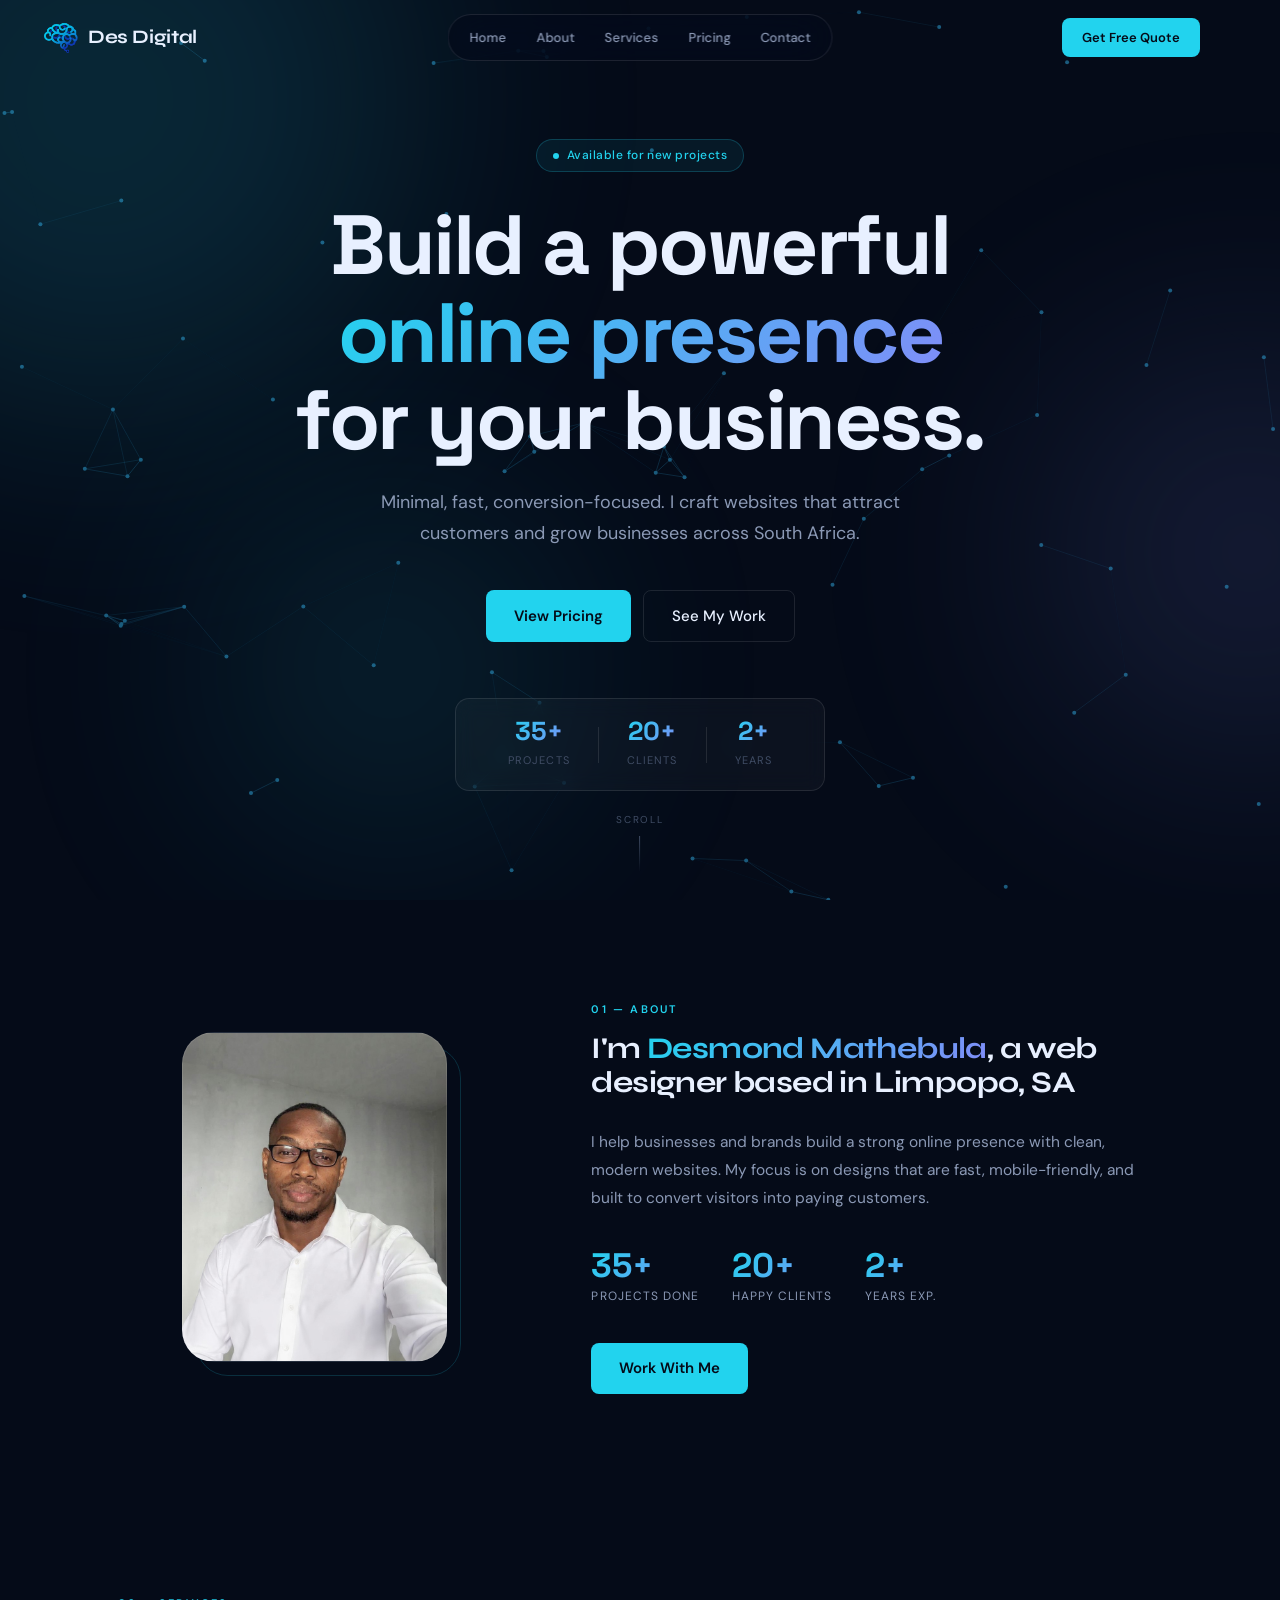
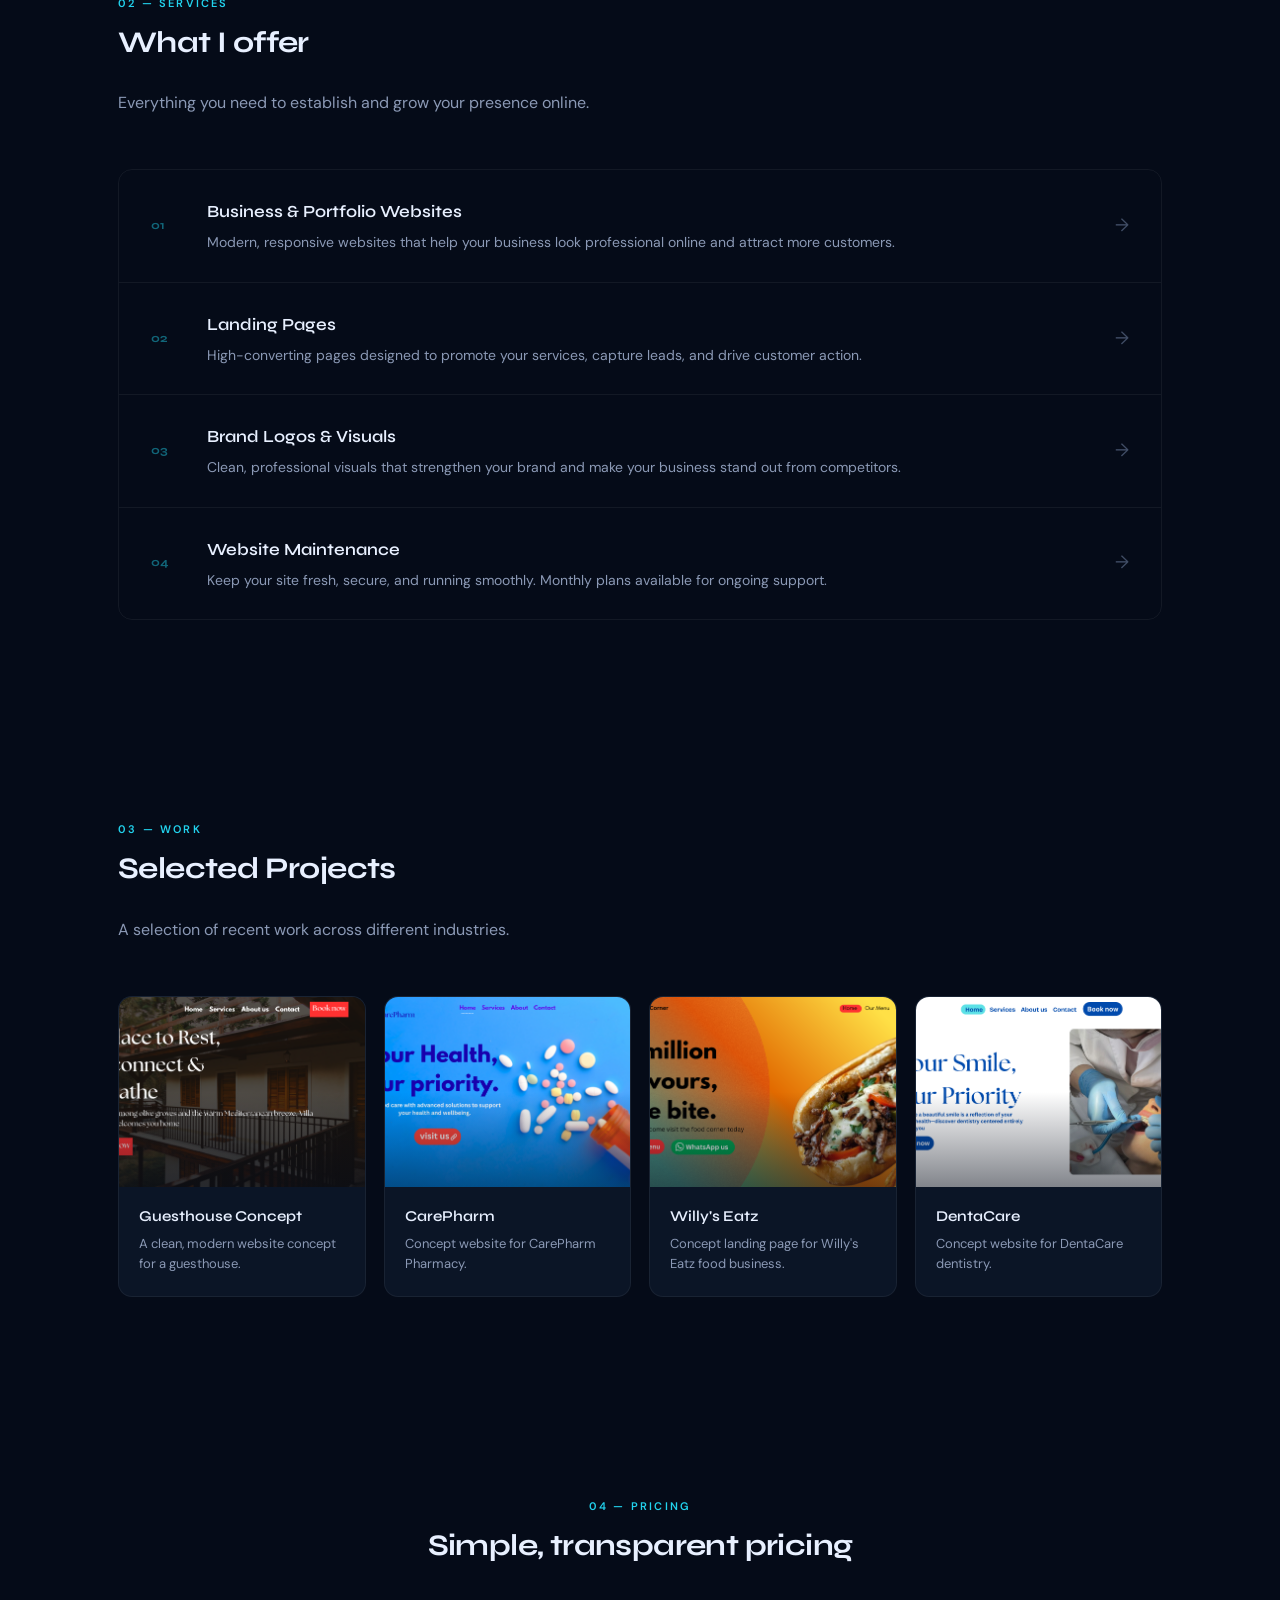
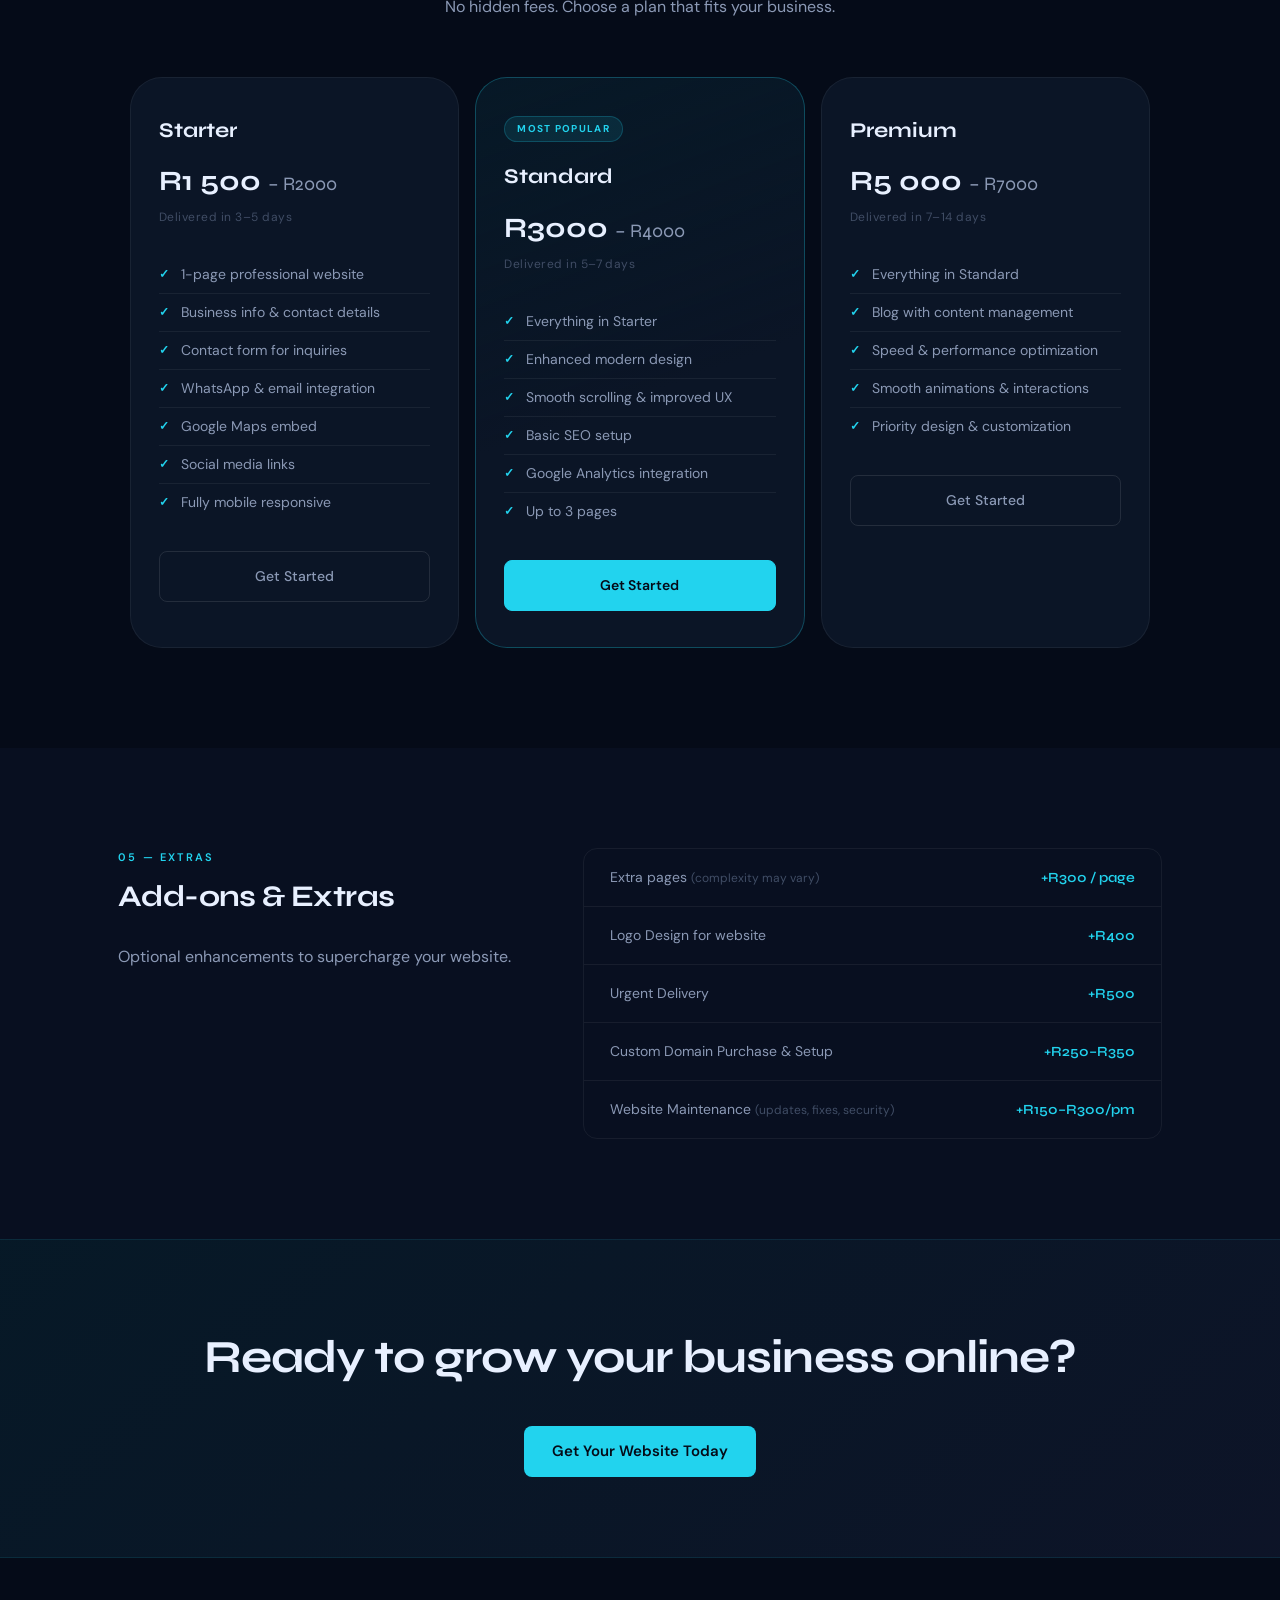
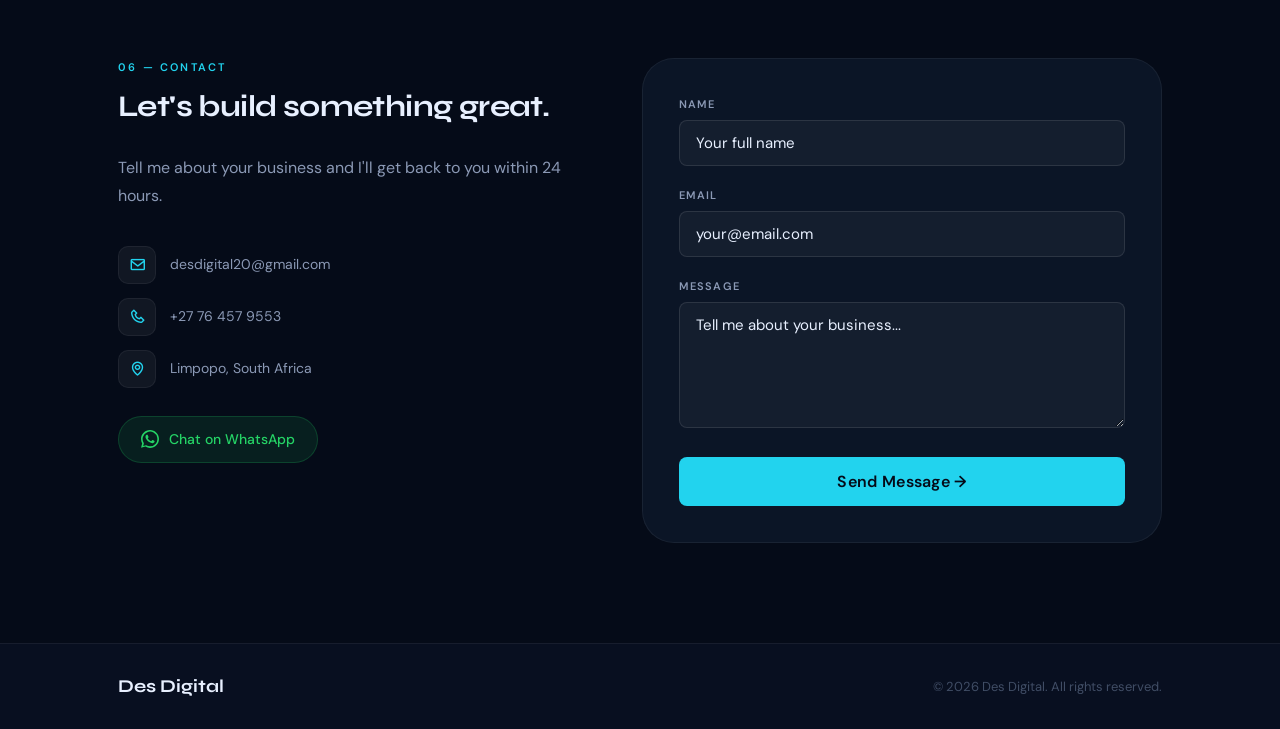
<file: index.html>
<!DOCTYPE html>
<html lang="en">
<head>
  <meta charset="UTF-8">
  <meta name="viewport" content="width=device-width, initial-scale=1.0">
  <meta name="description" content="Des Digital — Premium web design for ambitious businesses. Fast, modern, conversion-focused websites from R1000.">
  <title>Des Digital | Web Design Studio</title>
  <link href="https://fonts.googleapis.com/css2?family=Space+Grotesk:wght@700&display=swap" rel="stylesheet">
  <link rel="stylesheet" href="styles.css">
  <link href='https://unpkg.com/boxicons@2.1.4/css/boxicons.min.css' rel='stylesheet'>
  <link rel="icon" type="image/png" href="media/logo.png">
  <script async src="https://www.googletagmanager.com/gtag/js?id=G-DVZK06VC3W"></script>
  <script>
    window.dataLayer = window.dataLayer || [];
    function gtag(){dataLayer.push(arguments);}
    gtag('js', new Date());
    gtag('config', 'G-DVZK06VC3W');
  </script>
</head>
<body>

  <!-- Ambient background orbs -->
  <div class="bg-orbs" aria-hidden="true">
    <div class="orb orb-1"></div>
    <div class="orb orb-2"></div>
    <div class="orb orb-3"></div>
  </div>

  <!-- Logo (desktop) -->
  <a href="#" class="logo" aria-label="Des Digital home">
    <img src="media/logo.png" alt="" width="36" height="36">
    <span>Des Digital</span>
  </a>

  <!-- Centred pill nav -->
  <nav class="glass-nav" role="navigation" aria-label="Main navigation">
    <ul class="nav-list">
      <li><a href="#"        class="nav-item active">Home</a></li>
      <li><a href="#about"   class="nav-item">About</a></li>
      <li><a href="#services" class="nav-item">Services</a></li>
      <li><a href="#pricing" class="nav-item">Pricing</a></li>
      <li><a href="#contact" class="nav-item">Contact</a></li>
    </ul>
  </nav>

  <a href="#contact" class="nav-cta">Get Free Quote</a>

  <!-- HERO-->
  <section class="hero" id="home">
    <canvas id="heroCanvas" aria-hidden="true"></canvas>
    <div class="hero-content">
      <div class="hero-badge">
        <span class="badge-dot"></span>
        Available for new projects
      </div>
      <h1 class="hero-heading">
        Build a powerful<br>
        <em>online presence</em><br>
        for your business.
      </h1>
      <p class="hero-sub">Minimal, fast, conversion-focused. I craft websites that attract customers and grow businesses across South Africa.</p>
      <div class="hero-actions">
        <a href="#pricing" class="btn btn-primary">View Pricing</a>
        <a href="#projects" class="btn btn-ghost">See My Work</a>
      </div>
      <div class="hero-stats">
        <div class="hero-stat"><strong>35+</strong><span>Projects</span></div>
        <div class="hero-stat-div"></div>
        <div class="hero-stat"><strong>20+</strong><span>Clients</span></div>
        <div class="hero-stat-div"></div>
        <div class="hero-stat"><strong>2+</strong><span>Years</span></div>
      </div>
    </div>
    <div class="hero-scroll" aria-hidden="true">
      <span>scroll</span>
      <div class="scroll-line"></div>
    </div>
  </section>

  <!-- ABOUT -->
  <section id="about" class="about">
    <div class="section-inner about-inner">
      <div class="about-image-col">
        <div class="about-img-frame">
          <div class="about-img-main"></div>
          <div class="about-img-deco"></div>
        </div>
      </div>
      <div class="about-text-col">
        <p class="section-label">01 — About</p>
        <h2 class="section-heading">I'm <span class="grad-text">Desmond Mathebula</span>, a web designer based in Limpopo, SA</h2>
        <p class="about-bio">I help businesses and brands build a strong online presence with clean, modern websites. My focus is on designs that are fast, mobile-friendly, and built to convert visitors into paying customers.</p>
        <div class="about-stats">
          <div class="stat"><h3>35+</h3><p>Projects Done</p></div>
          <div class="stat"><h3>20+</h3><p>Happy Clients</p></div>
          <div class="stat"><h3>2+</h3><p>Years Exp.</p></div>
        </div>
        <a href="#contact" class="btn btn-primary">Work With Me</a>
      </div>
    </div>
  </section>

  <!-- SERVICES -->
  <section id="services" class="services">
    <div class="section-inner">
      <div class="services-header">
        <p class="section-label">02 — Services</p>
        <h2 class="section-heading">What I offer</h2>
        <p class="section-sub">Everything you need to establish and grow your presence online.</p>
      </div>
      <div class="services-list">
        <div class="service-row">
          <span class="svc-num">01</span>
          <div class="svc-body">
            <h3>Business &amp; Portfolio Websites</h3>
            <p>Modern, responsive websites that help your business look professional online and attract more customers.</p>
          </div>
          <span class="svc-arrow">→</span>
        </div>
        <div class="service-row">
          <span class="svc-num">02</span>
          <div class="svc-body">
            <h3>Landing Pages</h3>
            <p>High-converting pages designed to promote your services, capture leads, and drive customer action.</p>
          </div>
          <span class="svc-arrow">→</span>
        </div>
        <div class="service-row">
          <span class="svc-num">03</span>
          <div class="svc-body">
            <h3>Brand Logos &amp; Visuals</h3>
            <p>Clean, professional visuals that strengthen your brand and make your business stand out from competitors.</p>
          </div>
          <span class="svc-arrow">→</span>
        </div>
        <div class="service-row">
          <span class="svc-num">04</span>
          <div class="svc-body">
            <h3>Website Maintenance</h3>
            <p>Keep your site fresh, secure, and running smoothly. Monthly plans available for ongoing support.</p>
          </div>
          <span class="svc-arrow">→</span>
        </div>
      </div>
    </div>
  </section>

  <!-- PROJECTS -->
  <section id="projects" class="projects">
    <div class="section-inner">
      <p class="section-label">03 — Work</p>
      <h2 class="section-heading">Selected Projects</h2>
      <p class="section-sub">A selection of recent work across different industries.</p>
      <div class="projects-grid">
        <div class="project-card">
          <div class="project-img" style="background-image:url('media/p1.png')">
            <div class="project-overlay"><span>Web Design</span></div>
          </div>
          <div class="project-meta">
            <h3>Guesthouse Concept</h3>
            <p>A clean, modern website concept for a guesthouse.</p>
          </div>
        </div>
        <div class="project-card">
          <div class="project-img" style="background-image:url('media/p2.png')">
            <div class="project-overlay"><span>Web Design</span></div>
          </div>
          <div class="project-meta">
            <h3>CarePharm</h3>
            <p>Concept website for CarePharm Pharmacy.</p>
          </div>
        </div>
        <div class="project-card">
          <div class="project-img" style="background-image:url('media/p3.png')">
            <div class="project-overlay"><span>Web Design</span></div>
          </div>
          <div class="project-meta">
            <h3>Willy's Eatz</h3>
            <p>Concept landing page for Willy's Eatz food business.</p>
          </div>
        </div>
        <div class="project-card">
          <div class="project-img" style="background-image:url('media/p4.png')">
            <div class="project-overlay"><span>Web Design</span></div>
          </div>
          <div class="project-meta">
            <h3>DentaCare</h3>
            <p>Concept website for DentaCare dentistry.</p>
          </div>
        </div>
      </div>
    </div>
  </section>

  <!-- PRICING -->
  <section id="pricing" class="pricing">
    <div class="section-inner">
      <div class="pricing-header">
        <p class="section-label">04 — Pricing</p>
        <h2 class="section-heading">Simple, transparent pricing</h2>
        <p class="section-sub">No hidden fees. Choose a plan that fits your business.</p>
      </div>
      <div class="pricing-grid">
        <div class="pricing-card" id="basic">
          <p class="pricing-tier">Starter</p>
          <p class="pricing-price">R1 500 <span>– R2000</span></p>
          <p class="pricing-eta">Delivered in 3–5 days</p>
          <ul class="pricing-features">
            <li>1-page professional website</li>
            <li>Business info &amp; contact details</li>
            <li>Contact form for inquiries</li>
            <li>WhatsApp &amp; email integration</li>
            <li>Google Maps embed</li>
            <li>Social media links</li>
            <li>Fully mobile responsive</li>
          </ul>
          <a href="#contact" class="plan-btn">Get Started</a>
        </div>

        <div class="pricing-card pricing-featured" id="standard">
          <span class="popular-badge">Most Popular</span>
          <p class="pricing-tier">Standard</p>
          <p class="pricing-price">R3000 <span>– R4000</span></p>
          <p class="pricing-eta">Delivered in 5–7 days</p>
          <ul class="pricing-features">
            <li>Everything in Starter</li>
            <li>Enhanced modern design</li>
            <li>Smooth scrolling &amp; improved UX</li>
            <li>Basic SEO setup</li>
            <li>Google Analytics integration</li>
            <li>Up to 3 pages</li>
          </ul>
          <a href="#contact" class="plan-btn plan-btn-featured">Get Started</a>
        </div>

        <div class="pricing-card" id="premium">
          <p class="pricing-tier">Premium</p>
          <p class="pricing-price">R5 000 <span>– R7000</span></p>
          <p class="pricing-eta">Delivered in 7–14 days</p>
          <ul class="pricing-features">
            <li>Everything in Standard</li>
            <li>Blog with content management</li>
            <li>Speed &amp; performance optimization</li>
            <li>Smooth animations &amp; interactions</li>
            <li>Priority design &amp; customization</li>
          </ul>
          <a href="#contact" class="plan-btn">Get Started</a>
        </div>
      </div>
      <!-- <div class="pdf-row">
        <a href="/desdigital-pricing.pdf" download="DesDigital Pricing &amp; Services" class="btn btn-outline">Download Full Pricing Guide ↓</a>
      </div> -->
    </div>
  </section>

  <!-- ADD-ONS -->
  <section id="add-on" class="addons">
    <div class="section-inner addons-inner">
      <div class="addons-head">
        <p class="section-label">05 — Extras</p>
        <h2 class="section-heading">Add-ons &amp; Extras</h2>
        <p class="section-sub">Optional enhancements to supercharge your website.</p>
      </div>
      <div class="addons-table">
        <div class="addon-row">
          <span class="addon-name">Extra pages <em>(complexity may vary)</em></span>
          <span class="addon-price">+R300 / page</span>
        </div>
        <div class="addon-row">
          <span class="addon-name">Logo Design for website</span>
          <span class="addon-price">+R400</span>
        </div>
        <div class="addon-row">
          <span class="addon-name">Urgent Delivery</span>
          <span class="addon-price">+R500</span>
        </div>
        <div class="addon-row">
          <span class="addon-name">Custom Domain Purchase &amp; Setup</span>
          <span class="addon-price">+R250–R350</span>
        </div>
        <div class="addon-row">
          <span class="addon-name">Website Maintenance <em>(updates, fixes, security)</em></span>
          <span class="addon-price">+R150–R300/pm</span>
        </div>
      </div>
    </div>
  </section>

  <!-- CTA STRIP -->
  <section class="cta-strip">
    <div class="section-inner cta-inner">
      <h2>Ready to grow your business online?</h2>
      <a href="#contact" class="btn btn-primary">Get Your Website Today</a>
    </div>
  </section>

  <!-- CONTACT -->
  <section id="contact" class="contact">
    <div class="section-inner contact-inner">
      <div class="contact-left">
        <p class="section-label">06 — Contact</p>
        <h2 class="section-heading">Let's build something great.</h2>
        <p class="contact-sub">Tell me about your business and I'll get back to you within 24 hours.</p>
        <div class="contact-details">
          <a href="mailto:desdigital20@gmail.com" class="contact-item">
            <span class="c-icon"><i class='bx bx-envelope'></i></span>
            <span>desdigital20@gmail.com</span>
          </a>
          <a href="tel:+27764579553" class="contact-item">
            <span class="c-icon"><i class='bx bx-phone'></i></span>
            <span>+27 76 457 9553</span>
          </a>
          <div class="contact-item">
            <span class="c-icon"><i class='bx bx-map'></i></span>
            <span>Limpopo, South Africa</span>
          </div>
        </div>
        <a href="https://wa.me/27764579553?text=Hello%2C%20I%20found%20you%20on%20your%20website!" target="_blank" rel="noopener" class="wa-btn">
          <svg width="18" height="18" viewBox="0 0 24 24" fill="currentColor" aria-hidden="true">
            <path d="M17.472 14.382c-.297-.149-1.758-.867-2.03-.967-.273-.099-.471-.148-.67.15-.197.297-.767.966-.94 1.164-.173.199-.347.223-.644.075-.297-.15-1.255-.463-2.39-1.475-.883-.788-1.48-1.761-1.653-2.059-.173-.297-.018-.458.13-.606.134-.133.298-.347.446-.52.149-.174.198-.298.298-.497.099-.198.05-.371-.025-.52-.075-.149-.669-1.612-.916-2.207-.242-.579-.487-.5-.669-.51-.173-.008-.371-.01-.57-.01-.198 0-.52.074-.792.372-.272.297-1.04 1.016-1.04 2.479 0 1.462 1.065 2.875 1.213 3.074.149.198 2.096 3.2 5.077 4.487.709.306 1.262.489 1.694.625.712.227 1.36.195 1.871.118.571-.085 1.758-.719 2.006-1.413.248-.694.248-1.289.173-1.413-.074-.124-.272-.198-.57-.347zM12 0C5.373 0 0 5.373 0 12c0 2.123.558 4.117 1.534 5.847L.057 23.5l5.784-1.517A11.95 11.95 0 0012 24c6.627 0 12-5.373 12-12S18.627 0 12 0zm0 21.818a9.818 9.818 0 01-5.006-1.37l-.36-.214-3.714.974.99-3.617-.234-.371A9.818 9.818 0 1112 21.818z"/>
          </svg>
          Chat on WhatsApp
        </a>
      </div>
      <div class="contact-right">
        <form id="contactForm" action="https://formspree.io/f/xykbadjy" method="POST">
          <div class="form-field">
            <label for="name">Name</label>
            <input type="text" id="name" name="name" placeholder="Your full name" required>
          </div>
          <div class="form-field">
            <label for="email">Email</label>
            <input type="email" id="email" name="email" placeholder="your@email.com" required>
          </div>
          <div class="form-field">
            <label for="message">Message</label>
            <textarea id="message" name="message" rows="5" placeholder="Tell me about your business..." required></textarea>
          </div>
          <button type="submit" class="submit-btn">Send Message →</button>
        </form>
      </div>
    </div>
  </section>

  <footer class="footer">
    <div class="section-inner footer-inner">
      <span class="footer-brand">Des Digital</span>
      <p class="footer-copy">© 2026 Des Digital. All rights reserved.</p>
    </div>
  </footer>

  <script src="script.js"></script>
</body>
</html>
</file>
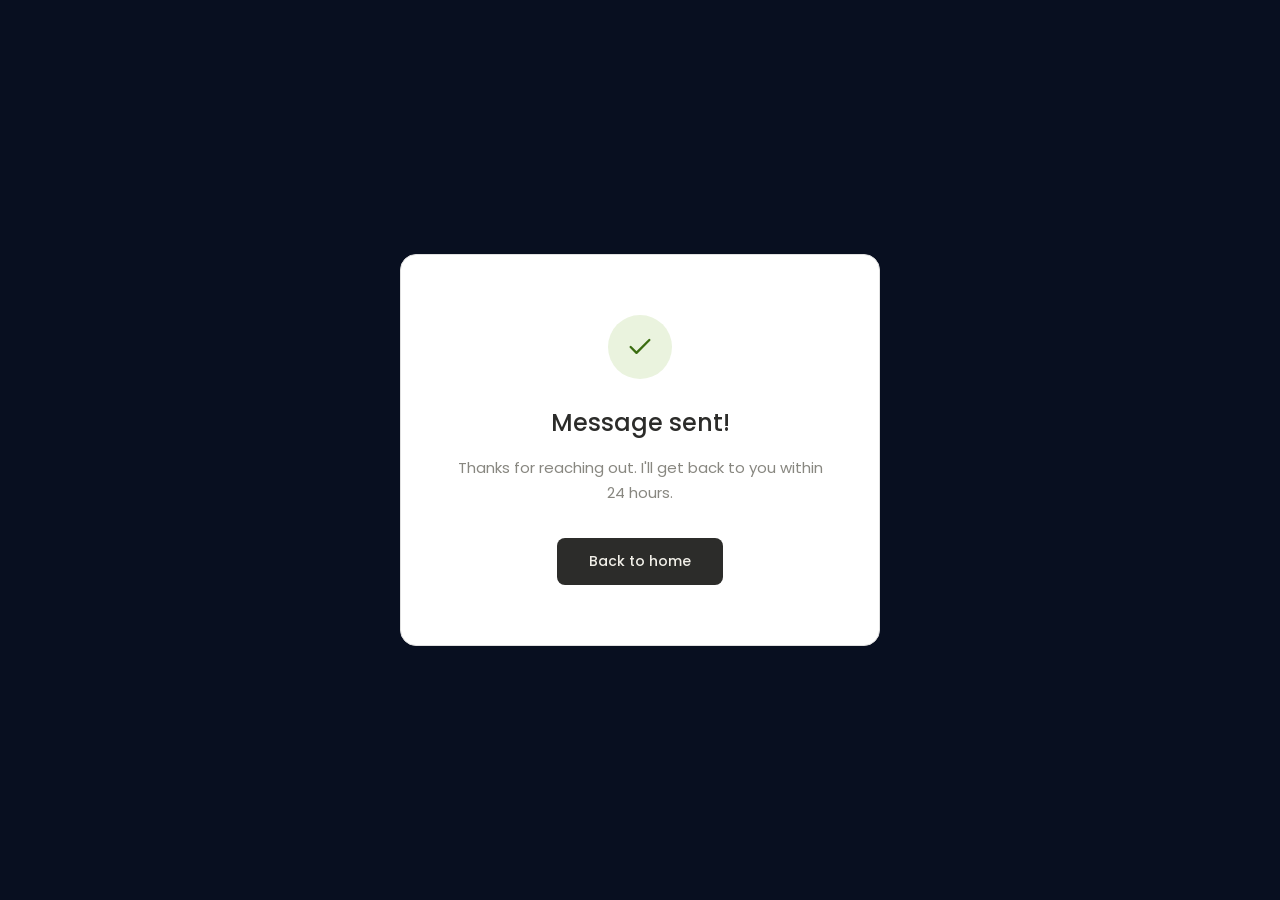
<file: thankYou.html>
<!DOCTYPE html>
<html lang="en">
<head>
  <meta charset="UTF-8">
  <meta name="viewport" content="width=device-width, initial-scale=1.0">
  <title>Message Sent – Des Digital</title>
  <link href="https://fonts.googleapis.com/css2?family=Poppins:wght@300;500;700&display=swap" rel="stylesheet">
  <link rel="icon" type="image/png" href="media/logo.png">
  <link rel="stylesheet" href="thankYou.css">
  <style>
    
  </style>
</head>
<body>
  <div class="card">
    <div class="icon">
      <svg width="28" height="28" viewBox="0 0 24 24" fill="none" stroke="#3B6D11" stroke-width="2" stroke-linecap="round" stroke-linejoin="round">
        <polyline points="20 6 9 17 4 12"/>
      </svg>
    </div>
    <h1>Message sent!</h1>
    <p>Thanks for reaching out. I'll get back to you within 24 hours.</p>
    <a href="index.html">Back to home</a>
  </div>
</body>
</html>
</file>
<file: styles.css>
@import url('https://fonts.googleapis.com/css2?family=Syne:wght@400;600;700;800&family=DM+Sans:ital,opsz,wght@0,9..40,300;0,9..40,400;0,9..40,500;0,9..40,600;1,9..40,300&display=swap');

/* ── DESIGN TOKENS ── */
:root {
  --bg:           #050b18;
  --bg-2:         #080f20;
  --bg-card:      #0b1526;
  --accent:       #22d3ee;
  --accent-soft:  rgba(34, 211, 238, 0.12);
  --accent-glow:  rgba(34, 211, 238, 0.28);
  --indigo:       #818cf8;
  --text:         #e8f0ff;
  --text-dim:     #8b99b5;
  --text-muted:   #404d65;
  --border:       rgba(255,255,255,0.06);
  --border-med:   rgba(255,255,255,0.10);
  --r-sm: 8px; --r-md: 14px; --r-lg: 22px; --r-xl: 32px;
  --ease: cubic-bezier(0.4, 0, 0.2, 1);
}

/* ── RESET ── */
*, *::before, *::after { margin:0; padding:0; box-sizing:border-box; }
html { scroll-behavior: smooth; }
body {
  background: var(--bg);
  color: var(--text);
  font-family: 'DM Sans', sans-serif;
  font-size: 16px;
  line-height: 1.65;
  overflow-x: hidden;
}
img { display: block; max-width: 100%; }
a { color: inherit; }

/* ── AMBIENT ORBS ── */
.bg-orbs {
  position: fixed; inset: 0;
  pointer-events: none; z-index: 0; overflow: hidden;
}
.orb {
  position: absolute; border-radius: 50%;
  filter: blur(130px); opacity: 0.14;
  animation: orb-float 18s ease-in-out infinite alternate;
}
.orb-1 { width:640px; height:640px; background:#22d3ee; top:-220px; left:-220px; animation-delay:0s; }
.orb-2 { width:420px; height:420px; background:#818cf8; top:38%; right:-180px; animation-delay:-6s; }
.orb-3 { width:320px; height:320px; background:#22d3ee; bottom:8%; left:18%; animation-delay:-12s; }
@keyframes orb-float {
  0%   { transform: translate(0,0) scale(1); }
  100% { transform: translate(50px, 70px) scale(1.08); }
}

/* ── LAYOUT ── */
.section-inner {
  max-width: 1100px;
  margin: 0 auto;
  padding: 0 28px;
  position: relative; z-index: 1;
}
section { padding: 100px 0; position: relative; z-index: 1; }

/* ── TYPOGRAPHY PRIMITIVES ── */
.section-label {
  font-size: 11px; font-weight: 600;
  letter-spacing: 0.2em; text-transform: uppercase;
  color: var(--accent); margin-bottom: 14px;
  font-family: 'DM Sans', sans-serif;
}
.section-heading {
  font-family: 'Syne', sans-serif;
  font-size: clamp(20px, 3vw, 30px);
  font-weight: 700; line-height: 1.12;
  color: var(--text); margin-bottom: 30px;
  letter-spacing: -0.02em;
}
.section-sub {
  font-size: 16px; color: var(--text-dim);
  line-height: 1.75; max-width: 480px;
}
.grad-text {
  background: linear-gradient(130deg, #22d3ee 0%, #818cf8 100%);
  -webkit-background-clip: text; background-clip: text;
  -webkit-text-fill-color: transparent;
}

/* ── BUTTONS ── */
.btn {
  display: inline-flex; align-items: center; gap: 8px;
  padding: 13px 28px; border-radius: var(--r-sm);
  font-family: 'DM Sans', sans-serif;
  font-size: 15px; font-weight: 500;
  text-decoration: none; cursor: pointer; border: none;
  transition: all 0.28s var(--ease);
}
.btn-primary {
  background: var(--accent); color: #050b18; font-weight: 600;
}
.btn-primary:hover {
  background: #3ddaf5;
  transform: translateY(-2px);
  box-shadow: 0 14px 36px var(--accent-glow);
}
.btn-ghost {
  background: transparent; color: var(--text);
  border: 1px solid var(--border-med);
}
.btn-ghost:hover {
  background: var(--accent-soft);
  border-color: rgba(34,211,238,0.3);
  color: var(--accent);
}
.btn-outline {
  background: transparent; color: var(--text-dim);
  border: 1px solid var(--border-med); font-size: 14px;
}
.btn-outline:hover { border-color: var(--accent); color: var(--accent); }

/* ── LOGO ── */
.logo {
  position: fixed; top: 20px; left: 44px;
  display: none; align-items: center; gap: 10px;
  text-decoration: none;
  font-family: 'Syne', sans-serif; font-weight: 700; font-size: 19px;
  color: var(--text); letter-spacing: -0.02em; z-index: 1000;
}
.logo img { width: 34px; height: 34px; border-radius: 8px; }

/* ── GLASS NAV ── */
.glass-nav {
  position: fixed; top: 14px; left: 50%; transform: translateX(-50%);
  z-index: 1000;
  background: rgba(5, 11, 24, 0.72);
  backdrop-filter: blur(22px) saturate(200%);
  -webkit-backdrop-filter: blur(22px) saturate(200%);
  border: 1px solid var(--border-med);
  border-radius: 50px; padding: 5px 7px;
}
.nav-list { list-style: none; display: flex; gap: 2px; }
.nav-item {
  display: block; padding: 7px 14px; border-radius: 50px;
  font-family: 'DM Sans', sans-serif; font-size: 13px; font-weight: 500;
  color: var(--text-dim); text-decoration: none;
  transition: all 0.22s var(--ease); white-space: nowrap;
}
.nav-item:hover { color: var(--text); background: rgba(255,255,255,0.08); }
.nav-item.active { color: var(--text); background: rgba(255,255,255,0.11); }

/* ── NAV CTA ── */
.nav-cta {
  position: fixed; bottom: 24px; right: 20px;
  padding: 12px 22px; border-radius: 50px;
  background: var(--accent); color: #050b18;
  text-decoration: none;
  font-family: 'DM Sans', sans-serif; font-weight: 600; font-size: 14px;
  z-index: 1000; transition: all 0.28s var(--ease);
  box-shadow: 0 4px 22px var(--accent-glow);
}
.nav-cta:hover { transform: translateY(-2px); box-shadow: 0 10px 32px rgba(34,211,238,0.45); }

/* ── HERO ── */
.hero {
  min-height: 100vh;
  display: flex; align-items: center; justify-content: center;
  padding: 120px 28px 90px;
  position: relative; overflow: hidden;
}
#heroCanvas {
  position: absolute; inset: 0;
  width: 100%; height: 100%;
  z-index: 0; opacity: 0.45;
}
.hero-content {
  position: relative; z-index: 1;
  max-width: 800px; width: 100%; text-align: center;
}
.hero-badge {
  display: inline-flex; align-items: center; gap: 8px;
  padding: 6px 16px; border-radius: 50px;
  border: 1px solid rgba(34,211,238,0.22);
  background: rgba(34,211,238,0.07);
  font-size: 12px; font-weight: 500; color: var(--accent);
  letter-spacing: 0.04em; margin-bottom: 30px;
}
.badge-dot {
  width: 6px; height: 6px; border-radius: 50%; background: var(--accent);
  animation: badge-pulse 2.2s ease-in-out infinite;
}
@keyframes badge-pulse {
  0%,100% { opacity:1; transform:scale(1); }
  50%      { opacity:0.45; transform:scale(0.75); }
}
.hero-heading {
  font-family: 'Space Grotesk', sans-serif;
  font-size: clamp(40px, 7.5vw, 84px);
  font-weight: 800; line-height: 1.04;
  letter-spacing: -0.03em; color: var(--text);
  margin-bottom: 22px;
}
.hero-heading em {
  font-style: normal;
  background: linear-gradient(130deg, #22d3ee 0%, #818cf8 100%);
  -webkit-background-clip: text; background-clip: text;
  -webkit-text-fill-color: transparent;
}
.hero-sub {
  font-size: clamp(15px, 2vw, 18px);
  color: var(--text-dim); max-width: 520px;
  margin: 0 auto 40px; line-height: 1.75;
}
.hero-actions {
  display: flex; gap: 12px;
  justify-content: center; flex-wrap: wrap;
  margin-bottom: 56px;
}
.hero-stats {
  display: inline-flex; align-items: center;
  border: 1px solid var(--border-med); border-radius: var(--r-md);
  background: rgba(255,255,255,0.03);
  backdrop-filter: blur(10px);
  padding: 18px 24px;
}
.hero-stat { text-align: center; padding: 0 28px; }
.hero-stat strong {
  display: block;
  font-family: 'Space Grotesk', sans-serif; font-size: 26px; font-weight: 700;
  background: linear-gradient(130deg, #22d3ee, #818cf8);
  -webkit-background-clip: text; background-clip: text;
  -webkit-text-fill-color: transparent; line-height: 1.1;
}
.hero-stat span {
  font-size: 11px; color: var(--text-muted);
  text-transform: uppercase; letter-spacing: 0.1em;
}
.hero-stat-div {
  width: 1px; height: 36px;
  background: var(--border-med); flex-shrink: 0;
}
.hero-scroll {
  position: absolute; bottom: 28px; left: 50%; transform: translateX(-50%);
  display: flex; flex-direction: column; align-items: center; gap: 8px;
  color: var(--text-muted); font-size: 10px; letter-spacing: 0.18em;
  text-transform: uppercase; z-index: 1;
}
.scroll-line {
  width: 1px; height: 36px;
  background: linear-gradient(to bottom, var(--text-muted), transparent);
  animation: scroll-drop 2s ease-in-out infinite;
}
@keyframes scroll-drop {
  0%   { transform: scaleY(0); transform-origin: top; opacity:1; }
  50%  { transform: scaleY(1); transform-origin: top; opacity:1; }
  51%  { transform: scaleY(1); transform-origin: bottom; }
  100% { transform: scaleY(0); transform-origin: bottom; opacity:0; }
}

/* ── ABOUT ── */
.about-inner {
  display: grid; grid-template-columns: 1fr;
  gap: 56px; align-items: center;
}
.about-image-col { display: flex; justify-content: center; }
.about-img-frame { position: relative; width: 265px; }
.about-img-main {
  width: 265px; height: 330px; border-radius: var(--r-xl);
  background: url('media/IMG-20260428-WA0022.jpg') center/cover no-repeat var(--bg-card);
  border: 1px solid var(--border-med); position: relative; z-index: 1;
}
.about-img-deco {
  position: absolute; bottom: -14px; right: -14px;
  width: 100%; height: 100%; border-radius: var(--r-xl);
  border: 1px solid rgba(34,211,238,0.18); z-index: 0;
}
.about-bio {
  color: var(--text-dim); line-height: 1.8; margin-bottom: 36px; font-size: 15.5px;
}
.about-stats { display: flex; gap: 32px; margin-bottom: 36px; flex-wrap: wrap; }
.stat h3 {
  font-family: 'Space Grotesk', sans-serif; font-size: 34px; font-weight: 700;
  background: linear-gradient(130deg, #22d3ee, #818cf8);
  -webkit-background-clip: text; background-clip: text;
  -webkit-text-fill-color: transparent; line-height: 1; margin-bottom: 4px;
}
.stat p { font-size: 12px; color: var(--text-dim); text-transform: uppercase; letter-spacing: 0.09em; }

/* ── SERVICES ── */
.services-header { margin-bottom: 52px; }
.services-list {
  border: 1px solid var(--border); border-radius: var(--r-md); overflow: hidden;
}
.service-row {
  display: flex; align-items: center; gap: 28px;
  padding: 28px 32px; border-bottom: 1px solid var(--border);
  transition: background 0.25s var(--ease); position: relative; cursor: default;
}
.service-row:last-child { border-bottom: none; }
.service-row::before {
  content: ''; position: absolute; left:0; top:0; bottom:0; width: 3px;
  background: var(--accent); transform: scaleY(0);
  transition: transform 0.25s var(--ease); transform-origin: center;
}
.service-row:hover { background: rgba(34,211,238,0.04); }
.service-row:hover::before { transform: scaleY(1); }
.svc-num {
  font-family: 'Syne', sans-serif; font-size: 12px; font-weight: 700;
  color: var(--accent); opacity: 0.45; flex-shrink: 0; width: 28px;
  transition: opacity 0.22s;
}
.service-row:hover .svc-num { opacity: 1; }
.svc-body { flex: 1; }
.svc-body h3 {
  font-family: 'Syne', sans-serif; font-size: 17px; font-weight: 600;
  color: var(--text); margin-bottom: 5px;
}
.svc-body p { font-size: 14px; color: var(--text-dim); line-height: 1.6; }
.svc-arrow {
  font-size: 18px; color: var(--text-muted); flex-shrink: 0;
  transition: all 0.22s var(--ease);
}
.service-row:hover .svc-arrow { color: var(--accent); transform: translateX(5px); }

/* ── PROJECTS ── */
.projects .section-sub { margin-bottom: 52px; }
.projects-grid {
  display: grid; grid-template-columns: 1fr; gap: 18px;
}
.project-card {
  border-radius: var(--r-md); overflow: hidden;
  background: var(--bg-card);
  border: 1px solid var(--border);
  transition: all 0.28s var(--ease);
}
.project-card:hover {
  border-color: rgba(34,211,238,0.22);
  transform: translateY(-6px);
  box-shadow: 0 24px 52px rgba(0,0,0,0.45);
}
.project-img {
  height: 190px; background: var(--bg-card) center/cover no-repeat;
  position: relative; overflow: hidden;
}
.project-img::after {
  content: ''; position: absolute; inset:0;
  background: linear-gradient(to bottom, transparent 50%, rgba(5,11,24,0.5) 100%);
}
.project-overlay {
  position: absolute; inset:0; z-index:1;
  display: flex; align-items: flex-end; padding: 14px 16px;
  opacity: 0; transition: opacity 0.25s var(--ease);
}
.project-card:hover .project-overlay { opacity: 1; }
.project-overlay span {
  font-size: 10px; font-weight: 700; letter-spacing: 0.18em;
  text-transform: uppercase; color: var(--accent);
}
.project-meta { padding: 17px 20px 22px; }
.project-meta h3 {
  font-family: 'Syne', sans-serif; font-size: 15px; font-weight: 600;
  color: var(--text); margin-bottom: 5px;
  transition: color 0.22s var(--ease);
}
.project-card:hover .project-meta h3 { color: var(--accent); }
.project-meta p { font-size: 13px; color: var(--text-dim); line-height: 1.55; }

/* ── PRICING ── */
.pricing-header { text-align: center; margin-bottom: 56px; }
.pricing-header .section-sub { margin: 0 auto; }
.pricing-grid {
  display: grid; grid-template-columns: 1fr; gap: 16px;
  max-width: 1020px; margin: 0 auto;
}
.pricing-card {
  background: var(--bg-card); border: 1px solid var(--border);
  border-radius: var(--r-xl); padding: 36px 28px;
  position: relative; transition: all 0.28s var(--ease);
}
.pricing-card:hover { transform: translateY(-5px); border-color: var(--border-med); }
.pricing-featured {
  border-color: rgba(34,211,238,0.28);
  background: linear-gradient(160deg, rgba(34,211,238,0.07) 0%, var(--bg-card) 55%);
}
.pricing-featured:hover { border-color: rgba(34,211,238,0.5); }
.popular-badge {
  display: inline-block; margin-bottom: 18px;
  font-size: 10px; font-weight: 700; letter-spacing: 0.13em; text-transform: uppercase;
  color: var(--accent); background: rgba(34,211,238,0.1);
  border: 1px solid rgba(34,211,238,0.22); padding: 4px 12px; border-radius: 50px;
}
.pricing-tier {
  font-family: 'Syne', sans-serif; font-size: 21px; font-weight: 700;
  color: var(--text); margin-bottom: 10px;
}
.pricing-price {
  font-family: 'Syne', sans-serif; font-size: 28px; font-weight: 700;
  color: var(--text); margin-bottom: 4px;
}
.pricing-price span { font-size: 19px; color: var(--text-dim); font-weight: 400; }
.pricing-eta { font-size: 12px; color: var(--text-muted); letter-spacing: 0.04em; margin-bottom: 28px; }
.pricing-features { list-style: none; margin-bottom: 30px; }
.pricing-features li {
  font-size: 14px; color: var(--text-dim);
  padding: 8px 0 8px 22px; border-bottom: 1px solid var(--border);
  position: relative; line-height: 1.5;
}
.pricing-features li:last-child { border-bottom: none; }
.pricing-features li::before {
  content: '✓'; position: absolute; left: 0; top: 9px;
  color: var(--accent); font-size: 12px; font-weight: 700;
}
.plan-btn {
  display: block; text-align: center; padding: 13px;
  border-radius: var(--r-sm); border: 1px solid var(--border-med);
  color: var(--text-dim); text-decoration: none;
  font-family: 'DM Sans', sans-serif; font-size: 14px; font-weight: 500;
  transition: all 0.25s var(--ease);
}
.plan-btn:hover { border-color: rgba(255,255,255,0.22); color: var(--text); background: rgba(255,255,255,0.05); }
.plan-btn-featured {
  background: var(--accent); border-color: var(--accent); color: #050b18; font-weight: 600;
}
.plan-btn-featured:hover { background: #3ddaf5; border-color: #3ddaf5; color: #050b18; }
.pdf-row { text-align: center; margin-top: 44px; }

/* ── ADD-ONS ── */
.addons { background: var(--bg-2); }
.addons-inner {
  display: grid; grid-template-columns: 1fr; gap: 52px; align-items: start;
}
.addons-table {
  border: 1px solid var(--border); border-radius: var(--r-md); overflow: hidden;
}
.addon-row {
  display: flex; justify-content: space-between; align-items: center;
  gap: 16px; padding: 17px 26px; border-bottom: 1px solid var(--border);
  transition: background 0.22s var(--ease); flex-wrap: wrap;
}
.addon-row:last-child { border-bottom: none; }
.addon-row:hover { background: rgba(34,211,238,0.04); }
.addon-name { font-size: 14px; color: var(--text-dim); }
.addon-name em { font-style: normal; font-size: 12px; color: var(--text-muted); }
.addon-price {
  font-family: 'Syne', sans-serif; font-size: 14px; font-weight: 600;
  color: var(--accent); white-space: nowrap;
}

/* ── CTA STRIP ── */
.cta-strip {
  background: linear-gradient(140deg, rgba(34,211,238,0.07) 0%, rgba(129,140,248,0.07) 100%);
  border-top: 1px solid rgba(34,211,238,0.1);
  border-bottom: 1px solid rgba(34,211,238,0.1);
  padding: 80px 0;
}
.cta-inner { text-align: center; }
.cta-inner h2 {
  font-family: 'Syne', sans-serif;
  font-size: clamp(26px, 4vw, 46px); font-weight: 700;
  color: var(--text); margin-bottom: 30px; letter-spacing: -0.02em;
}

/* ── CONTACT ── */
.contact-inner { display: grid; grid-template-columns: 1fr; gap: 56px; }
.contact-sub { font-size: 16px; color: var(--text-dim); line-height: 1.75; margin-bottom: 36px; }
.contact-details { display: flex; flex-direction: column; gap: 14px; margin-bottom: 28px; }
.contact-item {
  display: flex; align-items: center; gap: 14px;
  text-decoration: none; transition: all 0.22s var(--ease);
}
.contact-item span:last-child { font-size: 14px; color: var(--text-dim); transition: color 0.22s; }
.contact-item:hover span:last-child { color: var(--accent); }
.c-icon {
  width: 38px; height: 38px; border-radius: 10px; flex-shrink: 0;
  background: rgba(255,255,255,0.05); border: 1px solid var(--border);
  display: flex; align-items: center; justify-content: center;
  font-size: 17px; color: var(--accent);
}
.wa-btn {
  display: inline-flex; align-items: center; gap: 10px;
  padding: 11px 22px; border-radius: 50px;
  background: rgba(37,211,102,0.1); color: #25d366;
  border: 1px solid rgba(37,211,102,0.2);
  font-family: 'DM Sans', sans-serif; font-size: 14px; font-weight: 500;
  text-decoration: none; transition: all 0.25s var(--ease);
}
.wa-btn:hover { background: rgba(37,211,102,0.18); transform: translateY(-2px); }

/* Contact form panel */
.contact-right {
  background: var(--bg-card); border: 1px solid var(--border);
  border-radius: var(--r-xl); padding: 36px;
}
.form-field { margin-bottom: 20px; }
.form-field label {
  display: block; font-size: 11px; font-weight: 600;
  letter-spacing: 0.1em; text-transform: uppercase;
  color: var(--text-dim); margin-bottom: 7px;
}
.form-field input,
.form-field textarea {
  width: 100%; padding: 12px 16px; border-radius: var(--r-sm);
  border: 1px solid var(--border-med);
  background: rgba(255,255,255,0.04); color: var(--text);
  font-family: 'DM Sans', sans-serif; font-size: 15px;
  transition: all 0.22s var(--ease);
  -webkit-text-fill-color: var(--text); color-scheme: dark; resize: vertical;
}
.form-field input::placeholder,
.form-field textarea::placeholder { color: var(--text-muted); }
.form-field input:focus,
.form-field textarea:focus {
  outline: none;
  border-color: rgba(34,211,238,0.4);
  background: rgba(34,211,238,0.04);
}
.submit-btn {
  width: 100%; padding: 14px; border-radius: var(--r-sm); border: none;
  background: var(--accent); color: #050b18;
  font-family: 'DM Sans', sans-serif; font-size: 16px; font-weight: 600;
  cursor: pointer; transition: all 0.28s var(--ease); letter-spacing: 0.02em;
}
.submit-btn:hover {
  background: #3ddaf5; transform: translateY(-2px);
  box-shadow: 0 14px 36px var(--accent-glow);
}
.submit-btn:disabled { opacity: 0.6; cursor: default; transform: none; }

/* ── FOOTER ── */
.footer { background: var(--bg-2); border-top: 1px solid var(--border); padding: 28px 0; }
.footer-inner {
  display: flex; align-items: center;
  justify-content: space-between; flex-wrap: wrap; gap: 10px;
}
.footer-brand {
  font-family: 'Syne', sans-serif; font-weight: 700; font-size: 18px; color: var(--text);
}
.footer-copy { font-size: 13px; color: var(--text-muted); }

/* ── REVEAL ANIMATION ── */
.will-reveal {
  opacity: 0; transform: translateY(26px);
  transition: opacity 0.65s var(--ease), transform 0.65s var(--ease);
}
.will-reveal.revealed { opacity: 1; transform: translateY(0); }

/* ═══════════════ RESPONSIVE ═══════════════ */

/* Tablet ≥ 600px */
@media (min-width: 600px) {
  .projects-grid { grid-template-columns: 1fr 1fr; }
  .pricing-grid  { grid-template-columns: 1fr 1fr; }
}

/* Desktop ≥ 900px */
@media (min-width: 900px) {
  .logo { display: flex; }

  .nav-cta {
    position: fixed; top: 18px; right: 44px; bottom: auto;
    border-radius: var(--r-sm); font-size: 13px; padding: 9px 20px; box-shadow: none;
  }

  .about-inner { grid-template-columns: 1fr 1.45fr; gap: 80px; }
  .about-text-col { text-align: left; }
  .about-stats { justify-content: flex-start; }

  .projects-grid { grid-template-columns: repeat(4, 1fr); }
  .pricing-grid  { grid-template-columns: repeat(3, 1fr); }

  .addons-inner { grid-template-columns: 1fr 1.4fr; }

  .contact-inner { grid-template-columns: 1fr 1.15fr; gap: 72px; }
}

/* Large desktop ≥ 1200px */
@media (min-width: 1200px) {
  .nav-cta { right: 80px; }
}

/* Mobile tweaks */
@media (max-width: 599px) {
  .hero-stats { padding: 14px 16px; }
  .hero-stat  { padding: 0 14px; }
  .hero-stat strong { font-size: 22px; }
  .service-row { padding: 22px 20px; gap: 16px; }
  .svc-arrow { display: none; }
}
</file>
<file: thankYou.css>
:root {
  --bg:           #050b18;
  --bg-2:         #080f20;
  --bg-card:      #0b1526;
  --accent:       #22d3ee;
  --accent-soft:  rgba(34, 211, 238, 0.12);
  --accent-glow:  rgba(34, 211, 238, 0.28);
  --indigo:       #818cf8;
  --text:         #e8f0ff;
  --text-dim:     #8b99b5;
  --text-muted:   #404d65;
  --border:       rgba(255,255,255,0.06);
  --border-med:   rgba(255,255,255,0.10);
  --r-sm: 8px; --r-md: 14px; --r-lg: 22px; --r-xl: 32px;
  --ease: cubic-bezier(0.4, 0, 0.2, 1);
}
*, *::before, *::after { margin:0; padding:0; box-sizing:border-box; }
html { scroll-behavior: smooth; }
body {
  background: var(--bg);
  color: var(--text);
  font-family: 'DM Sans', sans-serif;
  font-size: 16px;
  line-height: 1.65;
  overflow-x: hidden;
}

* { box-sizing: border-box; margin: 0; padding: 0; }
    body {
      font-family: 'Poppins', sans-serif;
      background:var(--bg-2,--bg-card);
      min-height: 100vh;
      display: flex;
      align-items: center;
      justify-content: center;
    }
    .card {
      background: #fff;
      border-radius: 16px;
      border: 1px solid #e0e0e0;
      padding: 60px 48px;
      max-width: 480px;
      width: 90%;
      text-align: center;
    }
    .icon {
      width: 64px;
      height: 64px;
      background: #eaf3de;
      border-radius: 50%;
      display: flex;
      align-items: center;
      justify-content: center;
      margin: 0 auto 24px;
    }
    h1 {
      font-size: 24px;
      font-weight: 500;
      color: #2C2C2A;
      margin-bottom: 12px;
    }
    p {
      font-size: 15px;
      color: #888780;
      line-height: 1.7;
      margin-bottom: 32px;
    }
    a {
      display: inline-block;
      padding: 12px 32px;
      background: #2C2C2A;
      color: #F1EFE8;
      border-radius: 8px;
      font-size: 14px;
      font-weight: 500;
      text-decoration: none;
      transition: background 0.2s;
    }
    a:hover { background: #444441; }
</file>
